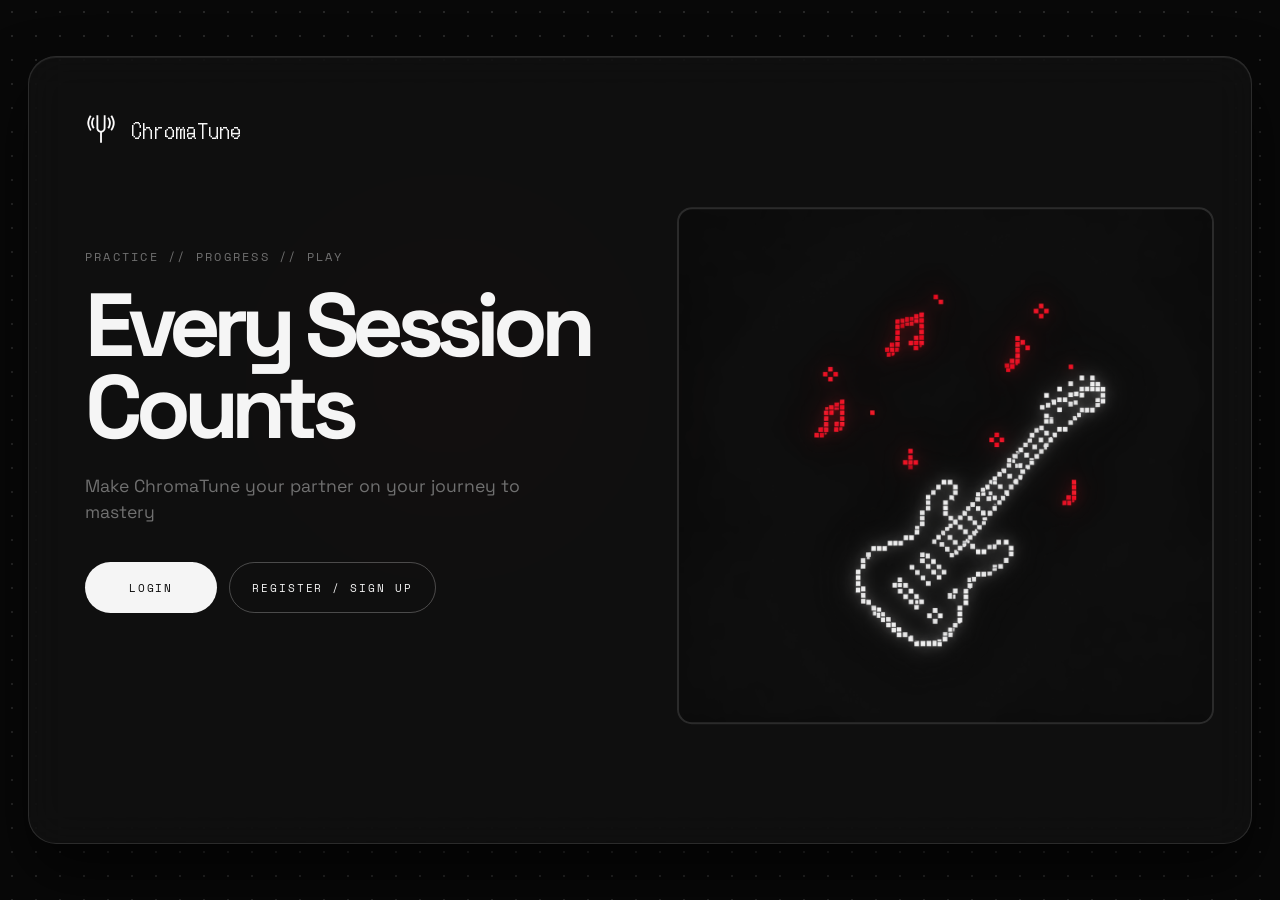
<file: index.html>
<!DOCTYPE html>
<html lang="en">

<head>
    <meta charset="UTF-8">
    <meta name="viewport" content="width=device-width, initial-scale=1.0">
    <link rel="stylesheet" href="./global-style/global-style.css">
    <link rel="preconnect" href="https://fonts.googleapis.com">
    <link rel="preconnect" href="https://fonts.gstatic.com" crossorigin>
    <link href="https://fonts.googleapis.com/css2?family=DotGothic16&family=Space+Mono:ital,wght@0,400;0,700;1,400&family=Space+Grotesk:wght@300;400;600;700&display=swap" rel="stylesheet">
    <script src="./global-js/auth.js" defer></script>
    <title>ChromaTune</title>
</head>

<body class="landing-page">
    <main class="landing-shell">
        <section class="landing-card" aria-labelledby="landingTitle">
            <div class="landing-logo">
                <span class="logoIcon"></span>
                <span>ChromaTune</span>
            </div>

            <div class="landing-content">
                <span class="landing-kicker">PRACTICE // PROGRESS // PLAY</span>
                <h1 id="landingTitle">Every Session Counts</h1>
                <p>Make ChromaTune your partner on your journey to mastery</p>
                <div class="landing-actions">
                    <button class="landing-action" type="button" data-auth-action="login">Login</button>
                    <button class="landing-action secondary" type="button" data-auth-action="register">Register / Sign Up</button>
                    <button class="landing-action start-practicing" type="button" data-start-practicing hidden>Start Practicing</button>
                </div>
            </div>
            <img class="glyph-guitar" src="./global-resources/graphics/glyph-guitar.png" alt="Pixel-art guitar with musical notes">
        </section>
    </main>
</body>

</html>
</file>
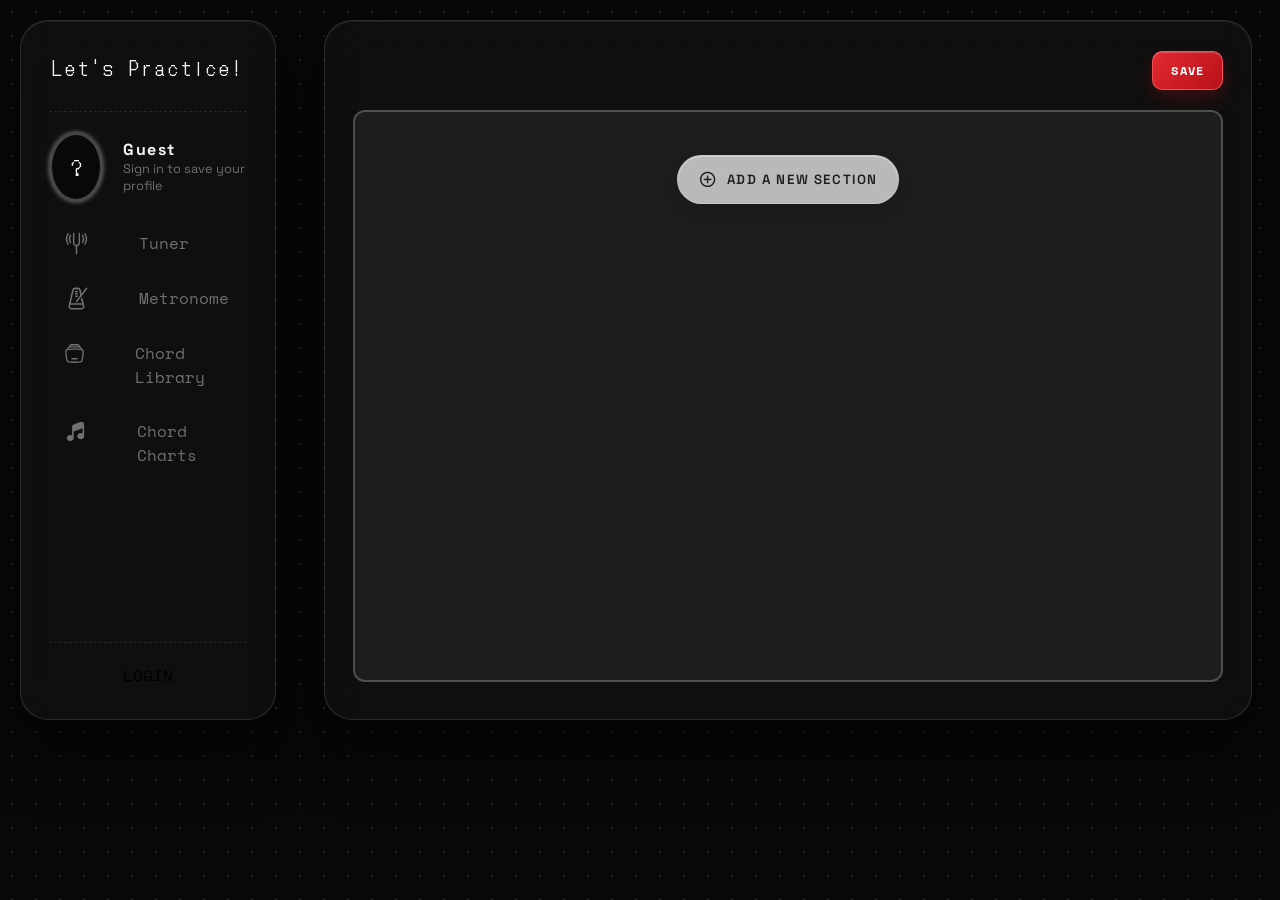
<file: charts/chart-editor.html>
<!DOCTYPE html>
<html lang="en">

<head>
    <meta charset="UTF-8">
    <meta name="viewport" content="width=device-width, initial-scale=1.0">

    <link rel="stylesheet" href="../global-style/global-style.css">
    <link rel="stylesheet" href="./style/charts-style.css">
    <link rel="stylesheet" href="./style/chart-editor.css">

    <link rel="preconnect" href="https://fonts.googleapis.com">
    <link rel="preconnect" href="https://fonts.gstatic.com" crossorigin>

    <link
        href="https://fonts.googleapis.com/css2?family=DotGothic16&family=Space+Mono:ital,wght@0,400;0,700;1,400&family=Space+Grotesk:wght@300;400;600;700&display=swap"
        rel="stylesheet">

    <link
        href="https://fonts.googleapis.com/css2?family=Material+Symbols+Outlined:wght,FILL@100..700,0..1&display=swap"
        rel="stylesheet">

    <title>ChromaTune - Chord Charts</title>
</head>

<body>

    <div class="sidebar">

        <div id="sidebarTitleContainer">
            <span id="sidebarTitle">Let's Practice!</span>
        </div>

        <div class="profileContainer">
            <div id="profileButton"></div>

            <div class="profileDetails">
                <span id="user-name">Saatvik</span>
                <span id="user-email">example.com</span>
            </div>
        </div>

        <div class="sidebarNavigators" id="tuner">
            <span class="tuning-fork icons"></span>
            <span class="sidebarNavigatorTitle">Tuner</span>
        </div>

        <div class="sidebarNavigators" id="metronome">
            <span class="metronome-button icons"></span>
            <span class="sidebarNavigatorTitle">Metronome</span>
        </div>

        <div class="sidebarNavigators" id="library">
            <span class="library-button icons"></span>
            <span class="sidebarNavigatorTitle">Chord Library</span>
        </div>

        <div class="sidebarNavigators" id="charts">
            <span class="chord-chart-button icons"></span>
            <span class="sidebarNavigatorTitle">Chord Charts</span>
        </div>

        <div class="authentication">
            <button id="authButton" class="logout">LOGOUT</button>
        </div>

    </div>


    <div class="workingwindow">

        <div class="widget-container">

            <header class="widget-header">

                <div class="song-info">

                    <h2 id="songTitle"></h2>

                    <span id="songBpm"></span>

                    <span id="songKey"></span>

                    <span id="songTimeSignature"></span>

                </div>

                <button id="saveButton" type="button">
                    Save
                </button>

            </header>


            <div class="chart-canvas subcards" id="chartCanvas">

                <button
                    id="addSectionButton"
                    type="button"
                    class="add-section-button">

                    <span class="material-symbols-outlined">
                        add_circle
                    </span>

                    Add a new section

                </button>

            </div>

        </div>

    </div>


    <!-- Section creation dialog -->

    <div
        class="section-dialog"
        id="sectionDialog"
        aria-hidden="true">

        <div
            class="section-form-box"
            role="dialog"
            aria-modal="true"
            aria-labelledby="sectionDialogTitle">

            <div class="section-form-header">

                <div>

                    <p class="section-form-tag">
                        MDL-CHT-002 // SECTION
                    </p>

                    <h3 id="sectionDialogTitle">
                        Create a section
                    </h3>

                </div>

                <button
                    class="section-form-close"
                    id="closeSectionButton"
                    type="button"
                    aria-label="Close">

                    <span class="material-symbols-outlined">
                        close
                    </span>

                </button>

            </div>


            <form
                id="sectionForm"
                class="section-form">

                <div class="section-field">

                    <label for="sectionTitle">
                        Section name
                    </label>

                    <input
                        id="sectionTitle"
                        name="sectionTitle"
                        type="text"
                        placeholder="Section name"
                        maxlength="24"
                        required>

                </div>


                <div class="section-field">

                    <label for="sectionQuantization">
                        Quantization
                    </label>

                    <div class="section-select">

                        <select
                            id="sectionQuantization"
                            name="sectionQuantization">

                            <option value="1/4">1/4</option>
                            <option value="1/8">1/8</option>
                            <option value="1/16">1/16</option>

                        </select>

                        <span class="material-symbols-outlined section-select-icon">
                            expand_more
                        </span>

                    </div>

                </div>


                <button
                    class="section-form-submit"
                    type="submit">

                    Create Section

                </button>

            </form>

        </div>

    </div>


    <script src="../global-js/auth.js" defer></script>
    <script src="../global-js/sidebar.js" defer></script>
    <script src="./js/chart-editor.js"></script>

</body>

</html>
</file>
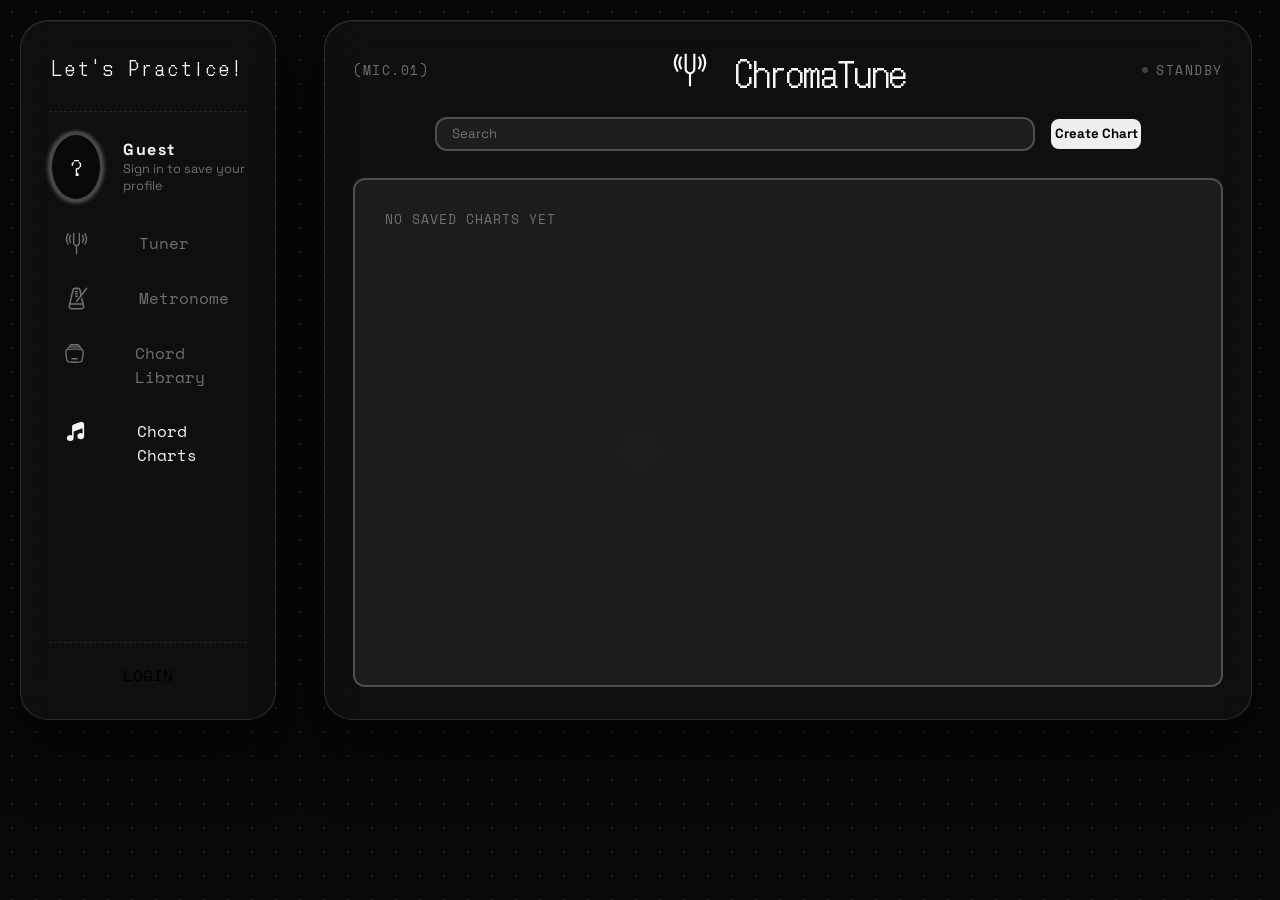
<file: charts/charts.html>
<!DOCTYPE html>
<html lang="en">

<head>
    <meta charset="UTF-8">
    <meta name="viewport" content="width=device-width, initial-scale=1.0">

    <link rel="stylesheet" href="../global-style/global-style.css">
    <link rel="stylesheet" href="./style/charts-style.css">

    <link rel="preconnect" href="https://fonts.googleapis.com">
    <link rel="preconnect" href="https://fonts.gstatic.com" crossorigin>
    <link
        href="https://fonts.googleapis.com/css2?family=DotGothic16&family=Space+Mono:ital,wght@0,400;0,700;1,400&family=Space+Grotesk:wght@300;400;600;700&display=swap"
        rel="stylesheet">
    <link href="https://fonts.googleapis.com/css2?family=Material+Symbols+Outlined:wght,FILL@100..700,0..1&display=swap"
        rel="stylesheet">
    <title>ChromaTune - Chord Charts</title>
</head>

<body>

    <div class="sidebar">
        <div id="sidebarTitleContainer">
            <span id="sidebarTitle">Let's Practice!</span>
        </div>

        <div class="profileContainer">
            <div id="profileButton"></div>

            <div class="profileDetails">
                <span id="user-name">Saatvik</span>
                <span id="user-email">example.com</span>
            </div>
        </div>

        <div class="sidebarNavigators" id="tuner">
            <span class="tuning-fork icons"></span>
            <span class="sidebarNavigatorTitle">Tuner</span>
        </div>

        <div class="sidebarNavigators" id="metronome">
            <span class="metronome-button icons"></span>
            <span class="sidebarNavigatorTitle">Metronome</span>
        </div>

        <div class="sidebarNavigators" id="library">
            <span class="library-button icons"></span>
            <span class="sidebarNavigatorTitle">Chord Library</span>
        </div>

        <div class="sidebarNavigators" id="charts">
            <span class="chord-chart-button icons"></span>
            <span class="sidebarNavigatorTitle">Chord Charts</span>
        </div>

        <div class="authentication">
            <button id="authButton" class="logout">LOGOUT</button>
        </div>
    </div>

    <div class="workingwindow">
        <div class="widget-container">
            <header class="widget-header">
                <span>(MIC.01)</span>

                <div class="logoArea">
                    <span class="logoIcon"></span>
                    <p id="title">ChromaTune</p>
                </div>

                <div class="status-indicator">
                    <span class="status-dot" id="statusDot"></span>
                    <span id="statusText">STANDBY</span>
                </div>
            </header>

            <div class="charts-toolbar">
                <input type="text" placeholder="Search">
                <button id="create-chart-btn">Create Chart</button>
            </div>

            <div class="saved-charts subcards" id="savedChartsContainer"></div>
        </div>
    </div>

    <div class="chart-form" id="chartForm">
        <div class="chart-form-widget">
            <div class="chart-init-tag">NEW-CHT // INIT</div>

            <div class="chart-form-header">
                <h1>New Chart</h1>

                <button class="chart-close-button" id="formCloseButton">
                    <span class="material-symbols-outlined">close</span>
                </button>
            </div>

            <div class="chart-form-body">
                <div class="chart-field">
                    <label for="song-title">Song Title</label>
                    <input id="song-title" class="chart-input" type="text" value="Untitled_Project" spellcheck="false">
                </div>

                <div class="chart-form-grid">

                    <div class="chart-field" id="bpmStepper">
                        <label>BPM</label>
                        <div class="chart-stepper bpm-input-container">
                            <input type="text" placeholder="Enter BPM" class="bpm-text-input" disabled>
                            <button class="chart-stepper-btn" id="decreaseBPM">
                                <span class="material-symbols-outlined">remove</span>
                            </button>
                            <span class="bpm-value">120</span>
                            <button class="chart-stepper-btn" id="increaseBPM">
                                <span class="material-symbols-outlined">add</span>
                            </button>
                        </div>
                    </div>

                    <div class="chart-field">
                        <label for="time-signature">Time Sig</label>
                        <div class="chart-select-wrap">
                            <select id="time-signature" class="chart-select">
                                <option value="4/4" selected>4/4</option>
                                <option value="3/4">3/4</option>
                                <option value="6/8">6/8</option>
                            </select>
                            <span class="material-symbols-outlined chart-select-icon">expand_more</span>
                        </div>
                    </div>
                </div>

                <div class="chart-key-fields">
                    <div class="chart-key-field">
                        <label for="chart-key-root">Key</label>
                        <div class="chart-select-wrap">
                            <select id="chart-key-root" class="chart-select">
                                <option value="C">C</option>
                                <option value="C#">C#</option>
                                <option value="D">D</option>
                                <option value="D#">D#</option>
                                <option value="E">E</option>
                                <option value="F">F</option>
                                <option value="F#">F#</option>
                                <option value="G">G</option>
                                <option value="G#">G#</option>
                                <option value="A">A</option>
                                <option value="A#">A#</option>
                                <option value="B">B</option>
                            </select>
                            <span class="material-symbols-outlined chart-select-icon">expand_more</span>
                        </div>
                    </div>

                    <div class="chart-key-field">
                        <label for="chart-key-quality">Quality</label>
                        <div class="chart-select-wrap">
                            <select id="chart-key-quality" class="chart-select">
                                <option value="major" selected>Major</option>
                                <option value="minor">Minor</option>
                                <option value="dorian">Dorian</option>
                                <option value="mixolydian">Mixolydian</option>
                            </select>
                            <span class="material-symbols-outlined chart-select-icon">expand_more</span>
                        </div>
                    </div>
                </div>
            </div>

            <div class="chart-form-footer">
                <button class="chart-submit-button">
                    <span class="material-symbols-outlined">add_circle</span>
                    Create Chart
                </button>
            </div>
        </div>
    </div>

    <script type="module" src="./js/script.js"></script>
    <script type="module" src="./js/form.js"></script>
    <script src="../global-js/auth.js" defer></script>
    <script src="../global-js/sidebar.js" defer></script>
</body>

</html>
</file>
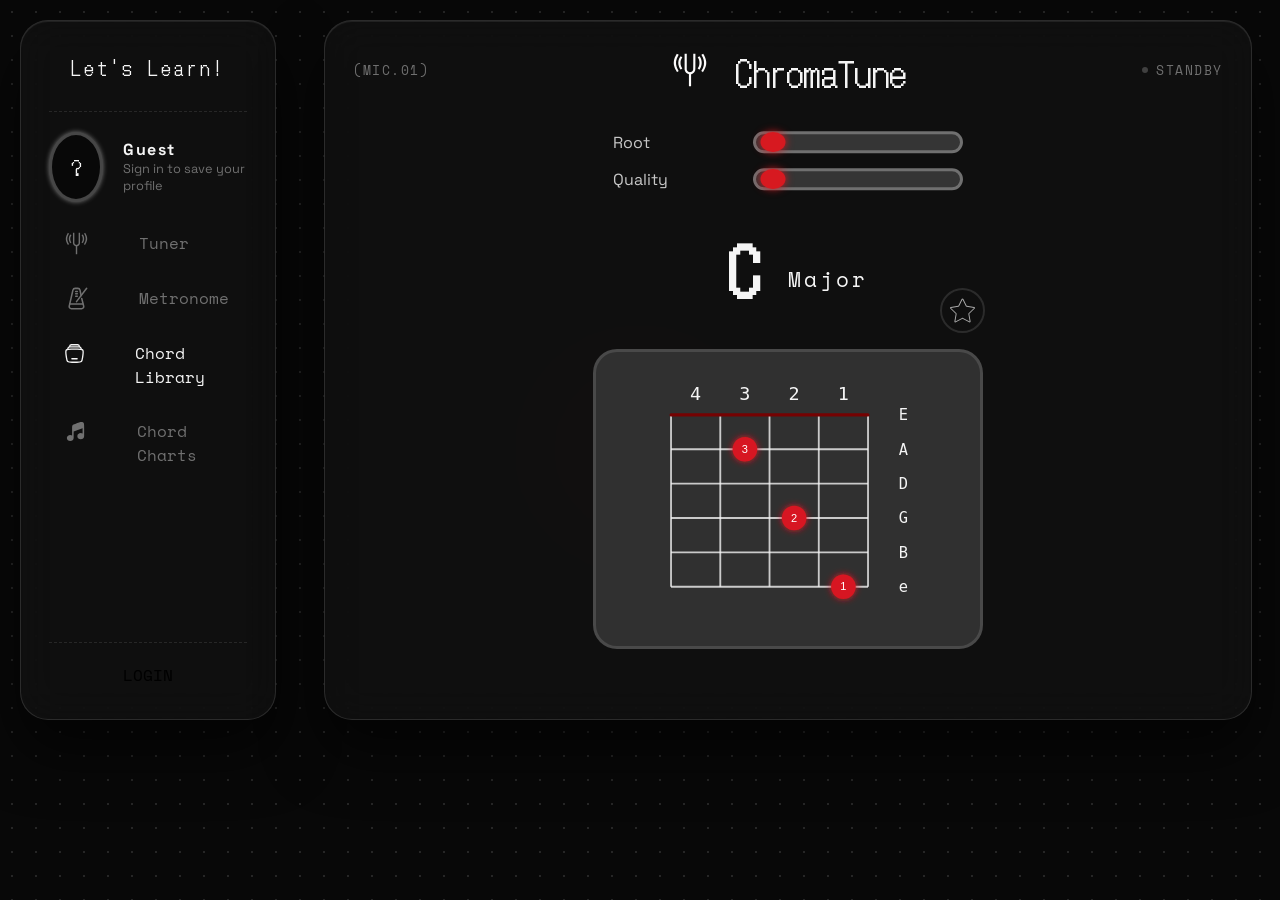
<file: library/library.html>
<!DOCTYPE html>
<html lang="en">

<head>
    <meta charset="UTF-8">
    <meta name="viewport" content="width=device-width, initial-scale=1.0">

    <!-- <link rel="stylesheet" href="../tuner/style/metronome-style.css"> -->
    <link rel="stylesheet" href="./style/library-style.css">


    <link rel="stylesheet" href="../global-style/global-style.css">

    <link rel="preconnect" href="https://fonts.googleapis.com">
    <link rel="preconnect" href="https://fonts.gstatic.com" crossorigin>
    <link
        href="https://fonts.googleapis.com/css2?family=DotGothic16&family=Space+Mono:ital,wght@0,400;0,700;1,400&family=Space+Grotesk:wght@300;400;600;700&display=swap"
        rel="stylesheet">


    <script src="./js/chordSelector.js" defer></script>


    <title>ChromaTune - Library</title>
</head>

<body>

    <div class="sidebar">
        <div id="sidebarTitleContainer">
            <span id="sidebarTitle">Let's Learn!</span>
        </div>

        <div class="profileContainer">
            <div id="profileButton">

            </div>

            <div class="profileDetails">
                <span id="user-name">
                    Saatvik
                </span>
                <span id="user-email">
                    example.com
                </span>
            </div>
        </div>

        <div class="sidebarNavigators" id="tuner">

            <span class="tuning-fork icons"></span>
            <span class="sidebarNavigatorTitle">Tuner</span>

        </div>

        <div class="sidebarNavigators" id="metronome">

            <span class="metronome-button icons"></span>
            <span class="sidebarNavigatorTitle">Metronome</span>

        </div>

        <div class="sidebarNavigators" id="library">

            <span class="library-button icons"></span>
            <span class="sidebarNavigatorTitle">Chord Library</span>

        </div>

        <div class="sidebarNavigators" id="charts">

            <span class="chord-chart-button icons"></span>
            <span class="sidebarNavigatorTitle">Chord Charts</span>

        </div>


        <div class="authentication">
            <button id="authButton" class="logout">LOGOUT</button>
        </div>
    </div>

    <div class="workingwindow">
        <div class="widget-container">
            <header class="widget-header">
                <span>(MIC.01)</span>

                <div class="logoArea">
                    <span class="logoIcon"></span>
                    <p id="title">ChromaTune</p>
                </div>

                <div class="status-indicator">
                    <span class="status-dot" id="statusDot"></span>
                    <span id="statusText">STANDBY</span>
                </div>
            </header>


            <div class="chordSelector">
                <div class="rootSelector selector">
                    <span>Root</span>

                    <div class="slider" id="rootSlider">
                        <div class="track"></div>
                        <div class="thumb"></div>
                    </div>
                </div>

                <div class="qualitySelector selector">
                    <span>Quality</span>

                    <div class="slider" id="qualitySlider">
                        <div class="track"></div>
                        <div class="thumb"></div>
                    </div>
                </div>
            </div>


            <div class="chordLabel">
                <span id="chordRoot">
                    C
                </span>
                <span id="chordQuality">
                    Major
                </span>
            </div>

            <div class="chordDiagram">
                <div class="diagramContainer">
                    <img src="" alt="C major chord diagram" id="diagramImage">
                </div>

                <button class="favButton" type="button" aria-label="Add chord to favourites" aria-pressed="false">
                    <span id="star"></span>
                </button>
            </div>

        </div>
    </div>

    <script src="../global-js/auth.js" defer></script>
    <script src="../global-js/sidebar.js" defer></script>
</body>

</html>
</file>
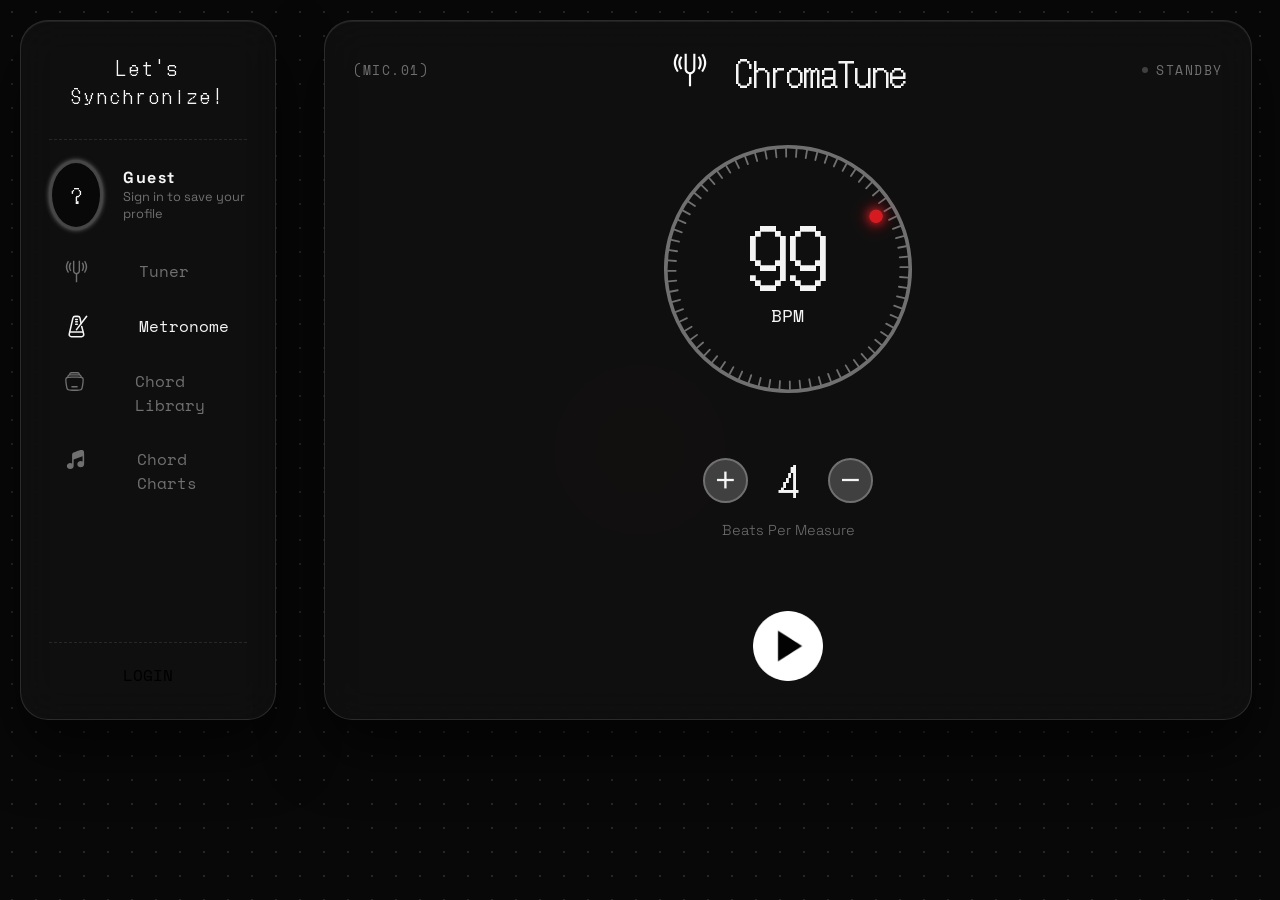
<file: metronome/metronome.html>
<!DOCTYPE html>
<html lang="en">

<head>
    <meta charset="UTF-8">
    <meta name="viewport" content="width=device-width, initial-scale=1.0">

    <link rel="stylesheet" href="../global-style/global-style.css">
    <link rel="stylesheet" href="./style/metronome-style.css">

    <link rel="preconnect" href="https://fonts.googleapis.com">
    <link rel="preconnect" href="https://fonts.gstatic.com" crossorigin>
    <link
        href="https://fonts.googleapis.com/css2?family=DotGothic16&family=Space+Mono:ital,wght@0,400;0,700;1,400&family=Space+Grotesk:wght@300;400;600;700&display=swap"
        rel="stylesheet">

    <script src="./js/metronome.js" defer></script>

    <title>ChromaTune - Metronome</title>
</head>

<body>

    <div class="sidebar">

        <div id="sidebarTitleContainer">
            <span id="sidebarTitle">Let's Synchronize!</span>
        </div>

        <div class="profileContainer">
            <div id="profileButton"></div>

            <div class="profileDetails">
                <span id="user-name">Saatvik</span>
                <span id="user-email">example.com</span>
            </div>
        </div>

        <div class="sidebarNavigators" id="tuner">
            <span class="tuning-fork icons"></span>
            <span class="sidebarNavigatorTitle">Tuner</span>
        </div>

        <div class="sidebarNavigators" id="metronome">
            <span class="metronome-button icons"></span>
            <span class="sidebarNavigatorTitle">Metronome</span>
        </div>

        <div class="sidebarNavigators" id="library">
            <span class="library-button icons"></span>
            <span class="sidebarNavigatorTitle">Chord Library</span>
        </div>

        <div class="sidebarNavigators" id="charts">
            <span class="chord-chart-button icons"></span>
            <span class="sidebarNavigatorTitle">Chord Charts</span>
        </div>

        <div class="authentication">
            <button id="authButton" class="logout">LOGOUT</button>
        </div>

    </div>

    <div class="workingwindow">

        <div class="widget-container">

            <header class="widget-header">
                <span>(MIC.01)</span>

                <div class="logoArea">
                    <span class="logoIcon"></span>
                    <p id="title">ChromaTune</p>
                </div>

                <div class="status-indicator">
                    <span class="status-dot" id="statusDot"></span>
                    <span id="statusText">STANDBY</span>
                </div>
            </header>

            <div class="metronomeInterface">

                <div class="bpmInputArea">

                    <div class="knob" role="img" aria-label="BPM knob">

                        <div class="bpmDisplay">
                            <div class="bpmNumber">128</div>
                            <div class="bpmLabel">BPM</div>
                        </div>

                    </div>

                </div>

            </div>

            <div class="timeSignatureInterface">

                <div class="timeSignatureSettings">

                    <button
                        class="beatsCountButton"
                        id="beatsIncrease"
                        aria-label="Increase beats">
                        +
                    </button>

                    <span id="beatsDisplay">4</span>

                    <button
                        class="beatsCountButton"
                        id="beatsDecrease"
                        aria-label="Decrease beats">
                        −
                    </button>

                </div>

                <div class="beatsPerMeasureText">
                    <p>Beats Per Measure</p>
                </div>

            </div>

            <div class="player">

                <button
                    id="playBtn"
                    data-play-icon="./graphics/play-button.png"
                    data-pause-icon="./graphics/pause-button.png"
                    data-click-sound="./clicks/click1.mp3">

                    <img
                        id="playIcon"
                        src="./graphics/play-button.png"
                        alt="Play">

                </button>

            </div>

        </div>

    </div>

    <script src="../global-js/auth.js" defer></script>
    <script src="../global-js/sidebar.js" defer></script>

</body>

</html>
</file>
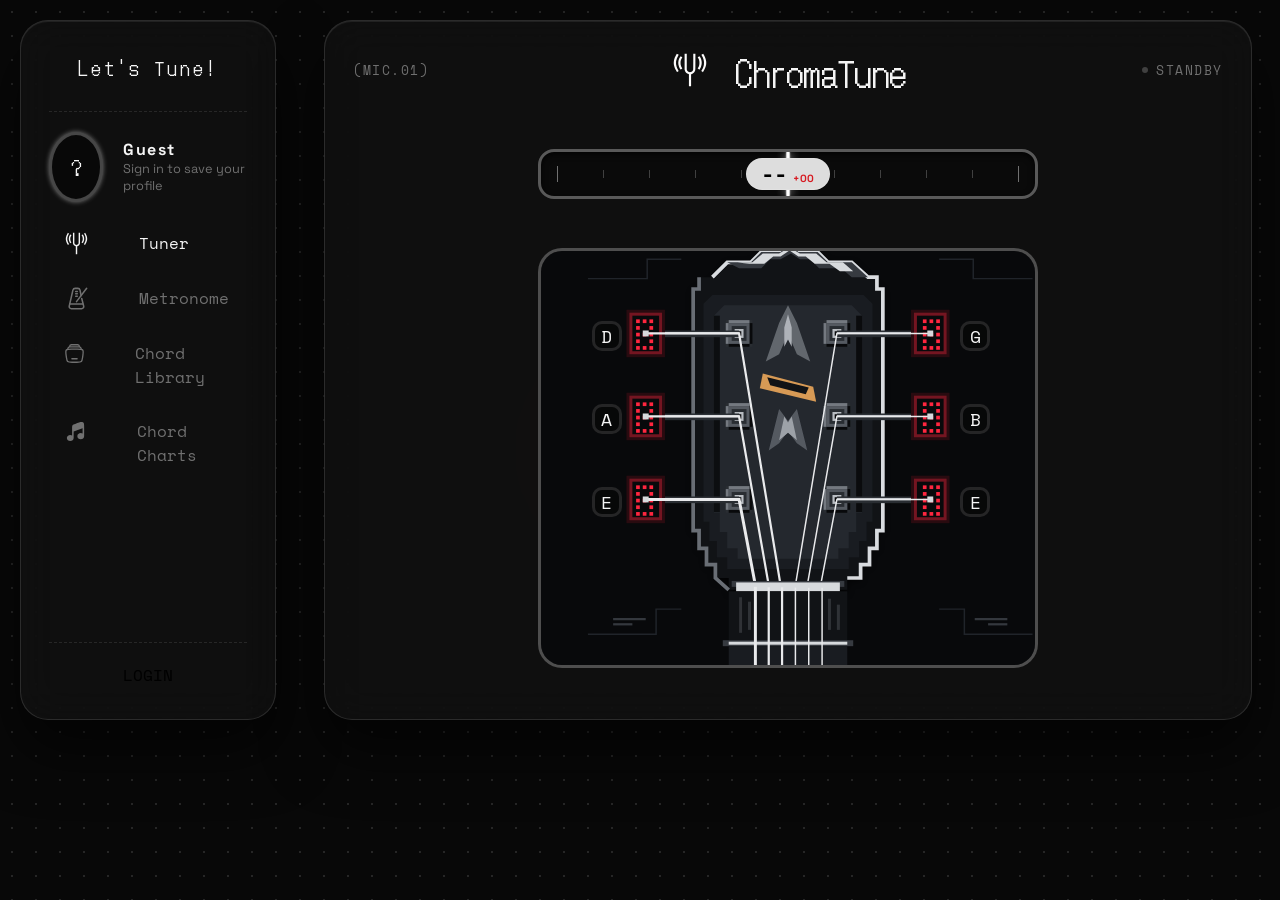
<file: tuner/tuner.html>
<!DOCTYPE html>
<html lang="en">

<head>
    <meta charset="UTF-8">
    <meta name="viewport" content="width=device-width, initial-scale=1.0">

    <link rel="stylesheet" href="../global-style/global-style.css">
    <link rel="stylesheet" href="./style/tuner-style.css">

    <link rel="preconnect" href="https://fonts.googleapis.com">
    <link rel="preconnect" href="https://fonts.gstatic.com" crossorigin>
    <link
        href="https://fonts.googleapis.com/css2?family=DotGothic16&family=Space+Mono:ital,wght@0,400;0,700;1,400&family=Space+Grotesk:wght@300;400;600;700&display=swap"
        rel="stylesheet">
    <title>ChromaTune - Tune</title>
</head>

<body>

    <div class="sidebar">
        <div id="sidebarTitleContainer">
            <span id="sidebarTitle">Let's Tune!</span>
        </div>

        <div class="profileContainer">
            <div id="profileButton">

            </div>

            <div class="profileDetails">
                <span id="user-name">
                    Saatvik
                </span>
                <span id="user-email">
                    example.com
                </span>
            </div>
        </div>

        <div class="sidebarNavigators" id="tuner">

            <span class="tuning-fork icons"></span>
            <span class="sidebarNavigatorTitle">Tuner</span>

        </div>

        <div class="sidebarNavigators" id="metronome">

            <span class="metronome-button icons"></span>
            <span class="sidebarNavigatorTitle">Metronome</span>

        </div>

        <div class="sidebarNavigators" id="library">

            <span class="library-button icons"></span>
            <span class="sidebarNavigatorTitle">Chord Library</span>

        </div>

        <div class="sidebarNavigators" id="charts">

            <span class="chord-chart-button icons"></span>
            <span class="sidebarNavigatorTitle">Chord Charts</span>

        </div>


        <div class="authentication">
            <button id="authButton" class="logout">LOGOUT</button>
        </div>
    </div>

    <div class="workingwindow">
        <div class="widget-container">
            <header class="widget-header">
                <span>(MIC.01)</span>

                <div class="logoArea">
                    <span class="logoIcon"></span>
                    <p id="title">ChromaTune</p>
                </div>

                <div class="status-indicator">
                    <span class="status-dot" id="statusDot"></span>
                    <span id="statusText">STANDBY</span>
                </div>
            </header>

            <div class="meterContainer">
                <div class="meter-track">
                    <div class="meter-ticks">
                        <span class="tick major"></span>
                        <span class="tick"></span>
                        <span class="tick"></span>
                        <span class="tick"></span>
                        <span class="tick"></span>
                        <span class="tick center"></span> <span class="tick"></span>
                        <span class="tick"></span>
                        <span class="tick"></span>
                        <span class="tick"></span>
                        <span class="tick major"></span>
                    </div>

                    <div class="meter-needle" id="meterNeedle"></div>

                    <div class="meter-badge">
                        <span id="currNote">--</span>
                        <span id="centsOffset">+00</span>
                    </div>
                </div>
            </div>
            <div class="headStockContainer">


                <svg id="headstock"></svg>

                <div class="pegButtons" aria-label="String tuning pegs">

                    <button class="pegBtn right-strings" id="firstPeg" type="button" aria-label="High E string">
                        <span class="string-label">E</span>
                    </button>

                    <button class="pegBtn right-strings" id="secondPeg" type="button" aria-label="B string">
                        <span class="string-label">B</span>
                    </button>

                    <button class="pegBtn right-strings" id="thirdPeg" type="button" aria-label="G string">
                        <span class="string-label">G</span>
                    </button>

                    <button class="pegBtn left-strings" id="fourthPeg" type="button" aria-label="D string">
                        <span class="string-label">D</span>
                    </button>

                    <button class="pegBtn left-strings" id="fifthPeg" type="button" aria-label="A string">
                        <span class="string-label">A</span>
                    </button>

                    <button class="pegBtn left-strings" id="sixthPeg" type="button" aria-label="Low E string">
                        <span class="string-label">E</span>
                    </button>

                </div>

            </div>

        </div>
    </div>

    <script src="./js/tuner.js"></script>
    <script src="./js/interactivity.js"></script>
    <script src="../global-js/auth.js" defer></script>
    <script src="../global-js/sidebar.js" defer></script>
</body>

</html>
</file>
<file: global-style/global-style.css>
:root {
    --bg-color: #080808;
    --card-bg: rgba(18, 18, 18, 0.75);
    --card-border: rgba(255, 255, 255, 0.12);
    --card-border-hover: rgba(255, 255, 255, 0.25);
    --text-main: #f5f5f5;
    --text-dim: #707070;
    --text-subtle: #404040;
    --accent-red: #d71920;
    --light-grey: #4f4f4f;
    --grid-dot: rgba(255, 255, 255, 0.05);

    --font-ui: 'Space Grotesk', -apple-system, sans-serif;
    --font-mono: 'Space Mono', monospace;
    --font-dot: 'DotGothic16', monospace;
}

* {
    box-sizing: border-box;
    margin: 0;
    padding: 0;
    user-select: none;
}

body {
    background-color: var(--bg-color);

    background-image: radial-gradient(rgba(255, 255, 255, 0.123) 1px,
            transparent 1px);

    background-size: 24px 24px;

    min-height: 100vh;

    display: flex;

    font-family: var(--font-ui);
    color: var(--text-main);

    position: relative;
}

/* Ambient glow behind card */
body::before {
    content: "";
    position: absolute;
    width: 320px;
    height: 320px;
    background: radial-gradient(circle, rgba(215, 25, 32, 0.08) 0%, rgba(0, 0, 0, 0) 70%);
    top: 50%;
    left: 50%;
    transform: translate(-50%, -50%);
    pointer-events: none;
    z-index: 0;
}

.sidebar {
    width: 20%;
    max-width: 400px;
    height: 700px;
    margin: 20px;
    
    flex-shrink: 0;

    background-color: var(--card-bg);
    backdrop-filter: blur(20px);

    border: 1px solid var(--card-border);
    
    border-radius: 28px;
    padding: 32px 28px;
    box-shadow: 0 30px 60px rgba(0, 0, 0, 0.6),
        inset 0 1px 0 rgba(255, 255, 255, 0.08);
    transition: border-color 0.3s ease;
    display: flex;
    flex-direction: column;
    gap: 30px;
}

.sidebar>div {
    min-height: 10px;
}

.sidebar>div:first-child {
    text-align: center;
}

#sidebarTitle {
    font-size: 1.2rem;
    font-family: var(--font-dot);
    letter-spacing: 3px;
    text-align: center;
}

.profileContainer {
    height: 90px;
    display: flex;
    justify-content: left;
    align-items: center;
    gap: 20px;

    border-top: 1px dashed rgba(255, 255, 255, 0.1);
    padding-top: 20px;

}

.profileDetails {
    display: flex;
    flex-direction: column;

}

#profileButton {
    width: 70px;
    height: 70px;
    border: 3px solid var(--card-border-hover);
    border-radius: 50%;

    box-shadow: #ffffff71 0px 0px 5px;
}

#user-name {
    font-weight: 700;
    letter-spacing: 0.1rem;
    font-family: var(--font-ui);
}

#user-email {
    font-size: 0.8rem;
    color: var(--text-dim);
}

div.authentication {
    margin-top: auto;  
    text-align: center;  
    border-top: 1px dashed rgba(255, 255, 255, 0.1);
    padding-top: 20px;
}

#authButton {
    background-color: transparent;
    border : none;
    font-family: var(--font-mono);
    font-size: 1.0rem;

}

#authButton:hover {
    cursor:pointer;
}

#authButton.logout {
    color: var(--text-dim);
}

.sidebarNavigators {
    padding-left: 15px;
    display: flex;
    gap: 50px;
    color: var(--text-dim);
    font-family: var(--font-mono);
}

.sidebarNavigators:hover{
    cursor:pointer;
    color: var(--text-main);
}

.sidebarNavigators.active {
    color: var(--text-main);
}

.sidebarNavigators>span.icons {
    width: 25px;
    height: 25px;
    background: var(--text-dim);
}

.sidebarNavigators:hover>span.icons {
    background: var(--text-main);
}

.sidebarNavigators.active>span.icons {
    background: var(--text-main);
}
.workingwindow {
    flex: 1;
    height: 740px;
    padding: 0 28px;
    min-width: 0;
    display: flex;
    align-items: center;
    justify-content: center;

    position: relative;
}

.widget-container {

    position: relative;
    z-index: 1;
    width: 100%;
    height: 700px;
    margin: 20px 0;
    background: var(--card-bg);
    backdrop-filter: blur(20px);
    -webkit-backdrop-filter: blur(20px);
    border: 1px solid var(--card-border);
    border-radius: 28px;
    padding: 30px 28px 32px 28px;
    box-shadow: 0 30px 60px rgba(0, 0, 0, 0.6),
        inset 0 1px 0 rgba(255, 255, 255, 0.08);
    transition: border-color 0.3s ease;
    display: flex;
    flex-direction: column;
    gap: 20px;
}

.widget-header {
    display: flex;
    justify-content: space-between;
    align-items: center;
    font-family: var(--font-mono);
    font-size: 0.82rem;
    letter-spacing: 0.12em;
    text-transform: uppercase;
    color: var(--text-dim);
}

.status-indicator {
    display: flex;
    align-items: center;
    gap: 8px;
}

.status-dot {
    width: 6px;
    height: 6px;
    border-radius: 50%;
    background-color: var(--text-subtle);
    transition: background-color 0.3s ease, box-shadow 0.3s ease;
}

.status-dot.listening {
    background-color: var(--accent-red);
    box-shadow: 0 0 8px var(--accent-red);
    animation: pulse 1.5s infinite;
}

@keyframes pulse {
    0% {
        transform: scale(1);
        opacity: 1;
    }

    50% {
        transform: scale(1.3);
        opacity: 0.6;
    }

    100% {
        transform: scale(1);
        opacity: 1;
    }
}

.logoArea {
    display: flex;
    align-items: flex-end;
    justify-content: center;
    gap: 20px;
}

.logoIcon {
    height: 38px;
    width: 50px;

    display: block;

    background: #fdfcfc;

    mask: url("../global-resources/graphics/tuning-fork.svg") center / contain no-repeat;
    -webkit-mask: url("../global-resources/graphics/tuning-fork.svg") center / contain no-repeat;

    transition: 0.25s ease;
}

#title {
    font-family: var(--font-dot), var(--font-mono);
    text-transform: none;
    font-size: 2.2rem;
    font-weight: 400;
    line-height: 1;
    letter-spacing: -0.02em;
    color: var(--text-main);
    min-width: 3ch;
    

}


.tuning-fork {
    height: 40px;
    width: 40px;

    display: block;

    background: #aaa;

    mask: url("../global-resources/graphics/tuning-fork.svg") center / contain no-repeat;
    -webkit-mask: url("../global-resources/graphics/tuning-fork.svg") center / contain no-repeat;

    transition: 0.25s ease;
}

.metronome-button {
    height: 50px;
    width: 40px;

    display: block;

    background: #aaa;

    mask: url("../global-resources/graphics/metronome.svg") center / contain no-repeat;
    -webkit-mask: url("../global-resources/graphics/metronome.svg") center / contain no-repeat;

    transition: 0.25s ease;
}

.library-button {
    height: 50px;
    width: 40px;

    display: block;

    background: #aaa;

    mask: url("../global-resources/graphics/library.svg") center / contain no-repeat;
    -webkit-mask: url("../global-resources/graphics/library.svg") center / contain no-repeat;

    transition: 0.25s ease;
}

.chord-chart-button {
    height: 50px;
    width: 40px;

    display: block;

    background: #aaa;

    mask: url("../global-resources/graphics/chord-chart.svg") center / contain no-repeat;
    -webkit-mask: url("../global-resources/graphics/chord-chart.svg") center / contain no-repeat;

    transition: 0.25s ease;
}

/* Shared profile form and welcome page */
#profileButton {
    background-color: var(--bg-color);
    background-position: center;
    background-size: cover;
    display: flex;
    align-items: center;
    justify-content: center;
    color: var(--text-main);
    font-family: var(--font-dot);
    font-size: 1.2rem;
    cursor: pointer;
    overflow: hidden;
}

body.form-open {
    overflow: hidden;
}

.auth-popup {
    position: fixed;
    inset: 0;
    z-index: 1000;
    display: none;
    align-items: center;
    justify-content: center;
    padding: 24px;
    background: rgba(0, 0, 0, 0.72);
    backdrop-filter: blur(8px);
    -webkit-backdrop-filter: blur(8px);
}

.auth-popup.open {
    display: flex;
}

.auth-popup-card {
    position: relative;
    width: min(100%, 440px);
    overflow: hidden;
    background: rgba(18, 18, 18, 0.96);
    border: 1px solid var(--card-border);
    border-radius: 24px;
    box-shadow: 0 30px 60px rgba(0, 0, 0, 0.5), inset 0 1px 0 rgba(255, 255, 255, 0.04);
}

.auth-popup-tag {
    position: absolute;
    top: 18px;
    left: 24px;
    color: rgba(255, 255, 255, 0.5);
    font-family: var(--font-mono);
    font-size: 0.6rem;
    letter-spacing: 0.12rem;
}

.auth-popup-header {
    display: flex;
    justify-content: space-between;
    gap: 16px;
    padding: 62px 24px 20px;
    border-bottom: 1px solid rgba(255, 255, 255, 0.08);
}

.auth-popup-header h1 {
    color: var(--text-main);
    font-size: clamp(1.8rem, 2.6vw, 2.2rem);
    letter-spacing: -0.06em;
}

.auth-popup-close {
    width: 32px;
    height: 32px;
    border: 1px solid rgba(255, 255, 255, 0.12);
    border-radius: 50%;
    background: transparent;
    color: var(--text-dim);
    cursor: pointer;
    font-size: 1.4rem;
    line-height: 1;
}

.auth-popup-close:hover {
    background: rgba(255, 255, 255, 0.04);
    color: var(--text-main);
}

.auth-popup-body {
    display: flex;
    flex-direction: column;
    gap: 20px;
    padding: 24px;
}

.profile-field {
    display: flex;
    flex-direction: column;
    gap: 10px;
}

.profile-field[hidden] {
    display: none;
}

.profile-field label {
    color: rgba(255, 255, 255, 0.72);
    font-family: var(--font-mono);
    font-size: 0.65rem;
    letter-spacing: 0.12rem;
    text-transform: uppercase;
}

.profile-field label span {
    color: var(--text-dim);
    letter-spacing: 0;
    text-transform: none;
}

.profile-field input {
    width: 100%;
    padding: 14px 16px;
    border: 1px solid rgba(255, 255, 255, 0.08);
    border-radius: 10px;
    outline: none;
    background: rgba(8, 8, 8, 0.9);
    color: var(--text-main);
    font-family: var(--font-ui);
    font-size: 1rem;
}

.profile-field input:focus {
    border-color: rgba(255, 255, 255, 0.2);
    box-shadow: 0 0 0 3px rgba(255, 255, 255, 0.04);
}

.profile-form-message {
    min-height: 1.2em;
    color: var(--accent-red);
    font-family: var(--font-mono);
    font-size: 0.72rem;
}

.auth-popup-footer {
    padding: 20px 24px 24px;
    border-top: 1px solid rgba(255, 255, 255, 0.08);
    background: rgba(255, 255, 255, 0.02);
}

.profile-submit-button,
.landing-action {
    border: 0;
    border-radius: 999px;
    background: var(--text-main);
    color: var(--bg-color);
    cursor: pointer;
    font-family: var(--font-mono);
    font-size: 0.7rem;
    letter-spacing: 0.12rem;
    text-transform: uppercase;
    transition: transform 180ms ease, box-shadow 180ms ease;
}

.profile-submit-button {
    width: 100%;
    padding: 18px 20px;
}

.profile-submit-button:hover {
    transform: translateY(-1px);
    box-shadow: 0 12px 24px rgba(215, 25, 32, 0.18);
}

body.landing-page {
    display: block;
    overflow: hidden;
}

.landing-page::before {
    width: 520px;
    height: 520px;
    top: 42%;
    left: 35%;
}

.landing-shell {
    position: relative;
    z-index: 1;
    min-height: 100vh;
    padding: 28px;
    display: flex;
    align-items: center;
    justify-content: center;
}

.landing-card {
    position: relative;
    width: 100%;
    max-width: 1500px;
    min-height: calc(100vh - 112px);
    padding: 56px;
    background: var(--card-bg);
    border: 1px solid var(--card-border);
    border-radius: 28px;
    box-shadow: 0 30px 60px rgba(0, 0, 0, 0.6), inset 0 1px 0 rgba(255, 255, 255, 0.08);
    backdrop-filter: blur(20px);
}

.glyph-guitar {
    position: absolute;
    top: 52%;
    right: 3%;
    width: min(44%, 560px);
    transform: translateY(-50%);
    pointer-events: none;
    border-radius: 15px;
    border: 2px solid var(--card-border);
}

.landing-logo {
    display: flex;
    align-items: center;
    gap: 14px;
    color: var(--text-main);
    font-family: var(--font-dot);
    font-size: 1.3rem;
}

.landing-logo .logoIcon {
    width: 32px;
    height: 32px;
}

.landing-content {
    max-width: 610px;
    margin-top: 100px;
}

.landing-kicker {
    color: var(--text-dim);
    font-family: var(--font-mono);
    font-size: 0.72rem;
    letter-spacing: 0.14rem;
}

.landing-content h1 {
    margin-top: 18px;
    color: var(--text-main);
    font-size: clamp(3rem, 7vw, 5.8rem);
    letter-spacing: -0.08em;
    line-height: 0.92;
}

.landing-content p {
    max-width: 470px;
    margin-top: 24px;
    color: var(--text-dim);
    font-size: 1.1rem;
    line-height: 1.5;
}

.landing-actions {
    display: flex;
    flex-wrap: wrap;
    gap: 12px;
    margin-top: 36px;
}

.landing-action {
    min-width: 132px;
    padding: 16px 22px;
}

.landing-action.secondary {
    border: 1px solid var(--card-border-hover);
    background: transparent;
    color: var(--text-main);
}

.landing-action:hover {
    transform: translateY(-1px);
    box-shadow: none;
}

@media (max-width: 600px) {
    .landing-shell {
        padding: 16px;
    }

    .landing-card {
        min-height: calc(100vh - 32px);
        padding: 32px 24px 42px;
    }

    .landing-content {
        margin-top: 72px;
    }

    .landing-guitar {
        display: none;
    }
}
</file>
<file: charts/style/charts-style.css>
.subcards {
    background-color: #2d2d2d78;
    border: 2px solid #4e4e4e;
    border-radius: 12px;
}



.charts-toolbar {
    /* border: 2px solid yellow; */
    background-color: transparent;
    border: none;
    width: 85%;
    margin: auto;
    margin-top: auto;
    height: 10%;

    display: flex;
    justify-content: space-evenly;
    align-items: center;
}

#create-chart-btn {
    width: 90px;
    height: 30px;
    border: none;
    border-radius: 8px;
    box-shadow: none;

    font-weight: 700;
    font-family: var(--font-ui);

    transition: transform 180ms cubic-bezier(0.22, 1, 0.36, 1);
}

.charts-toolbar input {
    background-color: #2d2d2d78;
    border: 2px solid #4e4e4e;
    width: 600px;
    height: 30px;
    font-family: var(--font-ui);
    color: var(--text-main);
    padding: 15px;
    border-radius: 12px;
}

#create-chart-btn:hover {
    cursor: pointer;
    transform: scale(1.08);
}

#create-chart-btn:active {
    transform: scale(1.15);

    /* Very quick expansion when pressed */
    transition: transform 60ms ease-out;
}

.saved-charts {
    width: 100%;
    height: 100%;
    max-height: 64vh;
    min-height: 0;
    display: grid;
    grid-template-columns: repeat(3, minmax(220px, 1fr));
    gap: 28px;
    align-content: start;
    padding: 30px;
    overflow-y: auto;
    overflow-x: hidden;
    scrollbar-width: thin;
    scrollbar-color: rgba(215, 25, 32, 0.9) rgba(255, 255, 255, 0.06);
}


.saved-charts.empty-state {
    display: flex;
    align-items: center;
    justify-content: center;
}

.empty-state-message {
    color: var(--text-dim);
    font-family: var(--font-mono);
    font-size: 0.8rem;
    letter-spacing: 0.08em;
    text-transform: uppercase;
}

.saved-charts::-webkit-scrollbar {
    width: 10px;
}

.saved-charts::-webkit-scrollbar-track {
    background: rgba(255, 255, 255, 0.04);
    border-radius: 999px;
}

.saved-charts::-webkit-scrollbar-thumb {
    background: linear-gradient(180deg, rgba(215, 25, 32, 0.8), rgba(215, 25, 32, 1));
    border-radius: 999px;
    border: 2px solid rgba(10, 10, 10, 0.8);
}

.saved-charts::-webkit-scrollbar-thumb:hover {
    background: linear-gradient(180deg, rgba(255, 86, 86, 0.9), rgba(215, 25, 32, 1));
}

.chart-card {
    position: relative;
    background: rgb(18, 18, 18);
    border: 1px solid rgba(255, 255, 255, 0.08);
    width: 250px;
    border-radius: 10px;
    padding: 10px;
    min-height: 100px;
    box-shadow: inset 0 1px 0 rgba(255, 255, 255, 0.04);
    transition: transform 180ms ease, border-color 180ms ease, box-shadow 180ms ease;
    overflow: hidden;
}

.chart-card::before {
    content: "";
    position: absolute;
    inset: 0 auto 0 0;
    width: 4px;
    background: linear-gradient(180deg, rgba(255, 255, 255, 0.18), var(--accent-red));
    opacity: 0;
    transition: opacity 180ms ease;
}

.chart-card:hover {
    transform: translateY(-2px);
    border-color: rgba(255, 255, 255, 0.12);
    box-shadow: 0 0px 5px rgba(162, 162, 162, 0.28);
    cursor: pointer;
}



.chart-card-header {
    display: flex;
    justify-content: space-between;
    align-items: center;
    margin-bottom: 18px;
}

.chart-menu-wrap {
    position: relative;
}

.chart-date {
    display: inline-block;
    /* background: rgba(0, 0, 0, 0.78); */
    color: var(--text-main);
    /* border: 1px solid rgba(255, 255, 255, 0.08); */
    /* border-radius: 8px; */
    font-size: 0.7rem;
    font-weight: 500;
    color: var(--text-dim);
    letter-spacing: 0.1rem;
    /* padding: 8px 10px; */
    font-family: var(--font-ui);
    text-transform: uppercase;
}

.chart-menu {
    background: transparent;
    border: none;
    color: rgba(255, 255, 255, 0.65);
    font-size: 1rem;
    line-height: 1;
    cursor: pointer;
    padding: 4px;
    transition: color 180ms ease;
}

.chart-menu:hover {
    color: white;
}

.chart-menu-dropdown {
    position: absolute;
    top: calc(100% + 6px);
    right: 0;
    z-index: 5;
    display: none;
    min-width: 100px;
    padding: 5px;
    border: 1px solid var(--card-border);
    border-radius: 8px;
    background: rgb(24, 24, 24);
    box-shadow: 0 12px 24px rgba(0, 0, 0, 0.35);
}

.chart-menu-wrap.open .chart-menu-dropdown {
    display: grid;
}

.chart-menu-dropdown button {
    border: 0;
    background: transparent;
    color: var(--text-main);
    padding: 8px 10px;
    text-align: left;
    font-family: var(--font-ui);
    cursor: pointer;
}

.chart-menu-dropdown button:hover {
    background: rgba(255, 255, 255, 0.08);
}

.chart-card h3 {
    font-family: var(--font-ui);
    font-size: 1.1rem;
    line-height: 1.05;
    letter-spacing: -0.08em;
    margin-bottom: 18px;
    font-weight: 600;
    color: rgba(255, 255, 255, 0.94);
    white-space: nowrap;
    overflow: hidden;
    text-overflow: ellipsis;
}

.chart-metrics {
    display: flex;
    flex-wrap: wrap;
    gap: 12px 18px;
    margin-top: auto;
    padding-top: 18px;
    border-top: 1px solid rgba(255, 255, 255, 0.08);
}

.metric {
    display: inline-flex;
    align-items: center;
    gap: 8px;
    font-size: 0.7rem;
    color: rgba(255, 255, 255, 0.75);
    font-family: var(--font-ui);
    white-space: nowrap;
}

.metric-label {
    color: rgba(255, 255, 255, 0.5);
    font-size: 0.5rem;
    font-family: var(--font-mono);
    letter-spacing: 0.14rem;
    text-transform: uppercase;
}

@media (max-width: 1024px) {
    .saved-charts {
        grid-template-columns: repeat(2, minmax(200px, 1fr));
    }
}

.chart-form {
    position: fixed;
    inset: 0;
    display: none;
    pointer-events: none;
    /* no interaction when hidden */
    align-items: center;
    justify-content: center;
    padding: 32px 16px;
    background: rgba(0, 0, 0, 0.7);
    backdrop-filter: blur(8px);
    z-index: 50;
    font-family: var(--font-ui);
    color: var(--text-main);
}

.chart-form.open {
    display: flex;
    pointer-events: auto;
}

.chart-form-widget {
    position: relative;
    width: min(100%, 440px);
    background: rgba(18, 18, 18, 0.96);
    border: 1px solid var(--card-border);

    border-radius: 24px;
    overflow: hidden;
    box-shadow: 0 30px 60px rgba(0, 0, 0, 0.5), inset 0 1px 0 rgba(255, 255, 255, 0.04);
}

.chart-init-tag {
    position: absolute;
    left: 24px;
    top: 18px;
    font-family: var(--font-mono);
    font-size: 0.6rem;
    letter-spacing: 0.12rem;
    color: rgba(255, 255, 255, 0.5);
    opacity: 0.8;
}

.chart-form-header {
    display: flex;
    justify-content: space-between;
    gap: 16px;
    padding: 62px 24px 20px;
    border-bottom: 1px solid rgba(255, 255, 255, 0.08);
}

.chart-form-header h1 {
    font-size: clamp(1.8rem, 2.6vw, 2.2rem);
    font-family: var(--font-ui);
    letter-spacing: -0.06em;
    margin-bottom: 8px;
    color: var(--text-main);
}

.chart-form-header p {
    font-size: 0.8rem;
    color: var(--text-dim);
    font-family: var(--font-mono);
    line-height: 1.5;
}

.chart-close-button {
    width: 32px;
    height: 32px;
    border-radius: 50%;
    border: 1px solid rgba(255, 255, 255, 0.12);
    background: transparent;
    color: var(--text-dim);
    display: inline-flex;
    align-items: center;
    justify-content: center;
    cursor: pointer;
    transition: all 180ms ease;
}

.chart-close-button:hover {
    color: var(--text-main);
    background: rgba(255, 255, 255, 0.04);
}

.chart-form-body {
    padding: 24px;
    display: flex;
    flex-direction: column;
    gap: 24px;
}

.chart-field {
    display: flex;
    flex-direction: column;
    gap: 10px;
}

.chart-field label {
    font-family: var(--font-mono);
    font-size: 0.65rem;
    letter-spacing: 0.12rem;
    text-transform: uppercase;
    color: rgba(255, 255, 255, 0.72);
}


.chart-input:focus,
.chart-select:focus {
    border-color: rgba(255, 255, 255, 0.2);
    box-shadow: 0 0 0 3px rgba(255, 255, 255, 0.04);
}

.chart-input {
    font-size: 1.05rem;
}

.chart-form-grid {
    display: grid;
    grid-template-columns: repeat(2, minmax(0, 1fr));
    gap: 20px;
}

.chart-stepper {
    position: relative;
    display: flex;
    align-items: center;
    justify-content: space-between;
    border: 1px solid rgba(255, 255, 255, 0.08);
    background: rgba(8, 8, 8, 0.9);
    border-radius: 10px;
    padding: 6px;
}

.chart-stepper-btn:hover {
    background: rgba(255, 255, 255, 0.04);
    color: var(--text-main);
}

.chart-stepper-value {
    font-size: 1.05rem;
    color: var(--text-main);
    font-family: var(--font-ui);
    min-width: 50px;
    text-align: center;
}

.chart-select-icon {
    position: absolute;
    right: 14px;
    top: 50%;
    transform: translateY(-50%);
    color: rgba(255, 255, 255, 0.72);
    font-size: 20px;
    pointer-events: none;
}

.chart-key-fields {
    display: grid;
    grid-template-columns: repeat(2, minmax(0, 1fr));
    gap: 16px;
    padding-top: 18px;
    border-top: 1px solid rgba(255, 255, 255, 0.08);
}

.chart-key-field {
    display: flex;
    flex-direction: column;
    gap: 10px;
}

.chart-key-field label {
    font-family: var(--font-mono);
    font-size: 0.62rem;
    letter-spacing: 0.12rem;
    text-transform: uppercase;
    color: rgba(255, 255, 255, 0.72);
}

.chart-submit-button {
    width: 100%;
    border: none;
    border-radius: 999px;
    background: var(--text-main);
    color: var(--bg-color);
    font-family: var(--font-mono);
    font-size: 0.7rem;
    letter-spacing: 0.12rem;
    text-transform: uppercase;
    padding: 18px 20px;
    display: inline-flex;
    align-items: center;
    justify-content: center;
    gap: 10px;
    cursor: pointer;
    transition: transform 180ms ease, box-shadow 180ms ease, background 180ms ease;
}

.chart-submit-button .material-symbols-outlined {
    font-size: 18px;
}



.chart-close-button .material-symbols-outlined {
    font-size: 18px;
}

.chart-input,
.chart-select {
    width: 100%;
    background: rgba(8, 8, 8, 0.9);
    border: 1px solid rgba(255, 255, 255, 0.08);
    border-radius: 10px;
    color: var(--text-main);
    font-size: 1rem;
    font-family: var(--font-ui);
    padding: 14px 16px;
    outline: none;
    transition: border-color 180ms ease, box-shadow 180ms ease;
}

.chart-stepper-btn {
    width: 38px;
    height: 38px;
    border: none;
    background: transparent;
    border-radius: 8px;
    color: rgba(255, 255, 255, 0.7);
    display: inline-flex;
    align-items: center;
    justify-content: center;
    cursor: pointer;
    transition: color 180ms ease, background 180ms ease;
}

.chart-stepper-btn .material-symbols-outlined {
    font-size: 18px;
}

.chart-select-wrap {
    position: relative;
}

.chart-select {
    appearance: none;
    cursor: pointer;
    padding-right: 42px;
}

.chart-form-footer {
    border-top: 1px solid rgba(255, 255, 255, 0.08);
    padding: 20px 24px 24px;
    background: rgba(255, 255, 255, 0.02);
}

.chart-submit-button:hover {
    transform: translateY(-1px);
    box-shadow: 0 12px 24px rgba(215, 25, 32, 0.18);
}

@media (max-width: 700px) {
    .saved-charts {
        grid-template-columns: 1fr;
    }

    .chart-card {
        min-height: 190px;
    }
}

@media (max-width: 480px) {
    .chart-form-header {
        padding-top: 58px;
    }

    .chart-form-grid {
        grid-template-columns: 1fr;
    }
}

.bpm-text-input {
    background-color: transparent;
    width: 58px;
    height: 38px;
    border-radius: 0;
    border: none;
    color: white;
    font-size: 12px;
    text-align: center;
    position: absolute;
    top: 50%;
    left: 50%;
    transform: translate(-50%, -50%);
    z-index: 2;
    display: none;
    outline: none;
}
</file>
<file: charts/style/chart-editor.css>
/* =========================
   CHART CANVAS
   ========================= */

.chart-canvas {
    min-height: 90%;
    padding: 25px;
    display: flex;
    flex-direction: column;
    gap: 24px;
    overflow-y: auto;
    overflow-x: hidden;
}

.chart-canvas > .add-section-button {
    flex: 0 0 auto;
}

.view-only #addSectionButton,
.view-only .add-measure {
    display: none;
}

.view-only #saveButton {
    background: linear-gradient(135deg, #e32930, #b71118);
    color: #ffffff;
}

#saveButton {
    border: 1px solid rgba(255, 102, 108, 0.7);
    border-radius: 10px;
    background: linear-gradient(135deg, #e32930, #b71118);
    color: #ffffff;
    padding: 10px 18px;
    font-family: var(--font-mono);
    font-size: 0.72rem;
    font-weight: 700;
    letter-spacing: 0.1em;
    text-transform: uppercase;
    box-shadow:
        0 8px 18px rgba(215, 25, 32, 0.22),
        inset 0 1px 0 rgba(255, 255, 255, 0.2);
    cursor: pointer;
    transition:
        transform 180ms ease,
        box-shadow 180ms ease,
        filter 180ms ease;
}

#saveButton:hover {
    transform: translateY(-1px);
    filter: brightness(1.08);
    box-shadow:
        0 12px 24px rgba(215, 25, 32, 0.3),
        inset 0 1px 0 rgba(255, 255, 255, 0.25);
}

#saveButton:active {
    transform: translateY(0);
}

.chart-canvas:empty {
    display: flex;
    align-items: center;
    justify-content: center;
}


/* =========================
   SECTIONS
   ========================= */

section.song-section {
    border: 1px solid var(--card-border);
    background: rgba(10, 10, 10, 0.42);
    border-radius: 20px;
    padding: 18px 16px 12px;
    display: flex;
    flex-direction: column;
    gap: 15px;
    box-shadow: inset 0 1px 0 rgba(255, 255, 255, 0.04);
}

.section-header {
    position: relative;
    display: flex;
    justify-content: flex-start;
    align-items: center;
    gap: 12px;
}

.section-title {
    font-size: 1.1rem;
    letter-spacing: 0.08em;
    font-family: var(--font-dot);
}

.section-quantization {
    text-transform: capitalize;
    color: var(--text-dim);
    font-size: 0.75rem;
    letter-spacing: 0.08em;
    font-family: var(--font-mono);
}


/* =========================
   CHORD CELLS
   ========================= */

.chord-cell {
    border: 1px solid rgba(255, 255, 255, 0.12);
    background: rgba(255, 255, 255, 0.02);
    border-radius: 10px;
    min-height: 60px;
    padding: 8px;
    overflow: hidden;
}

.song-section[data-quantization="1/4"] .measure > div:nth-child(1),
.song-section[data-quantization="1/8"] .measure > div:nth-child(1),
.song-section[data-quantization="1/8"] .measure > div:nth-child(5),
.song-section[data-quantization="1/16"] .measure > div:nth-child(1),
.song-section[data-quantization="1/16"] .measure > div:nth-child(5),
.song-section[data-quantization="1/16"] .measure > div:nth-child(9),
.song-section[data-quantization="1/16"] .measure > div:nth-child(13) {
    background: rgba(0, 0, 0, 0.26);
    border-color: rgba(255, 255, 255, 0.12);
}

.chord-label {
    font-size: 1.2rem;
    letter-spacing: 2px;
    display: block;
    margin-top: 6px;
    font-family: var(--font-ui);
}

.chord-cell,
.section-title {
    cursor: text;
}

.view-only .chord-cell,
.view-only .section-title {
    cursor: default;
}

.inline-editor {
    width: 100%;
    min-width: 0;
    border: none;
    border-radius: 0;
    background: transparent;
    color: var(--text-main);
    padding: 0;
    font: inherit;
    outline: none;
}

.section-title .inline-editor {
    font-size: inherit;
    font-weight: inherit;
    text-transform: inherit;
}

.chord-label .inline-editor {
    display: block;
    width: 100%;
    max-width: 100%;
    height: 1.4em;
    margin-top: 6px;
    box-sizing: border-box;
}

.cell-number {
    color: var(--text-dim);
    font-weight: 800;
    display: block;
    font-size: 0.6rem;
    font-family: var(--font-mono);
    letter-spacing: 0.08em;
}


/* =========================
   MEASURE GRIDS
   ========================= */

.song-section[data-quantization="1/4"] .measure {
    display: grid;
    grid-template-columns: repeat(4, minmax(0, 1fr));
    gap: 10px;
}

.song-section[data-quantization="1/8"] .measure {
    display: grid;
    grid-template-columns: repeat(8, minmax(0, 1fr));
    gap: 10px;
}

.song-section[data-quantization="1/16"] .measure {
    display: grid;
    grid-template-columns: repeat(16, minmax(0, 1fr));
    gap: 10px;
}

.song-section[data-quantization="1/16"] .chord-label {
    font-size: 0.98rem;
}


/* =========================
   ADD MEASURE
   ========================= */

section.add-measure {
    height: 40px;
    display: flex;
    justify-content: center;
    align-items: center;
}

.add-measure > button {
    border: 1px solid var(--card-border);
    background: rgba(255, 255, 255, 0.02);
    color: var(--text-main);
    border-radius: 999px;
    padding: 8px 14px;
    font-family: var(--font-ui);
    font-size: 0.75rem;
    letter-spacing: 0.12em;
    text-transform: uppercase;
    transition:
        transform 180ms ease,
        border-color 180ms ease;
}

.add-measure > button:hover {
    cursor: pointer;
    transform: translateY(-1px);
    border-color: rgba(255, 255, 255, 0.2);
}


/* =========================
   ADD SECTION
   ========================= */

.add-section-button {
    width: auto;
    align-self: center;
    margin-top: 18px;
    border: 1px solid rgba(255, 255, 255, 0.2);
    background: rgba(245, 245, 245, 0.72);
    color: rgba(8, 8, 8, 0.88);
    border-radius: 999px;
    padding: 14px 20px;
    display: flex;
    align-items: center;
    justify-content: center;
    gap: 10px;
    font-family: var(--font-ui);
    font-weight: 600;
    letter-spacing: 0.12em;
    text-transform: uppercase;
    box-shadow:
        inset 0 1px 0 rgba(255, 255, 255, 0.35),
        0 8px 18px rgba(0, 0, 0, 0.14);
    backdrop-filter: blur(10px);
    -webkit-backdrop-filter: blur(10px);
    transition:
        transform 180ms ease,
        border-color 180ms ease,
        box-shadow 180ms ease,
        background 180ms ease;
}

.add-section-button:hover {
    cursor: pointer;
    transform: translateY(-1px);
    background: rgba(245, 245, 245, 0.82);
    border-color: rgba(255, 255, 255, 0.32);
    box-shadow:
        0 12px 24px rgba(0, 0, 0, 0.24),
        inset 0 1px 0 rgba(255, 255, 255, 0.45);
}

.add-section-button .material-symbols-outlined {
    font-size: 1.2rem;
    color: rgba(8, 8, 8, 0.88);
}


/* =========================
   SECTION FORM
   ========================= */

.section-dialog {
    position: fixed;
    inset: 0;
    background: rgba(0, 0, 0, 0.72);
    display: none;
    align-items: center;
    justify-content: center;
    padding: 24px;
    z-index: 1000;
}

.section-dialog.open {
    display: flex;
}

.section-form-box {
    width: min(100%, 420px);
    background: rgba(18, 18, 18, 0.96);
    border: 1px solid var(--card-border);
    border-radius: 24px;
    padding: 24px;
    box-shadow:
        0 28px 60px rgba(0, 0, 0, 0.6),
        inset 0 1px 0 rgba(255, 255, 255, 0.06);
}

.section-form-header {
    display: flex;
    justify-content: space-between;
    gap: 16px;
    align-items: flex-start;
    margin-bottom: 22px;
}

.section-form-tag {
    font-family: var(--font-mono);
    font-size: 0.6rem;
    letter-spacing: 0.12rem;
    color: rgba(255, 255, 255, 0.5);
    text-transform: uppercase;
    margin-bottom: 8px;
}

.section-form-header h3 {
    font-size: 1.7rem;
    letter-spacing: -0.05em;
}

.section-form-close {
    width: 36px;
    height: 36px;
    border-radius: 10px;
    border: 1px solid var(--card-border);
    background: transparent;
    color: var(--text-main);
    display: grid;
    place-items: center;
    cursor: pointer;
}

.section-form {
    display: flex;
    flex-direction: column;
    gap: 18px;
}

.section-field {
    display: flex;
    flex-direction: column;
    gap: 8px;
}

.section-field label {
    font-size: 0.72rem;
    letter-spacing: 0.12em;
    color: rgba(255, 255, 255, 0.7);
    text-transform: uppercase;
    font-family: var(--font-mono);
}

.section-field input,
.section-select select {
    width: 100%;
    border: 1px solid var(--card-border);
    border-radius: 12px;
    background: rgba(255, 255, 255, 0.02);
    color: var(--text-main);
    font-family: var(--font-ui);
    padding: 13px 14px;
    font-size: 1rem;
}

.section-select select {
    color-scheme: dark;
    background-color: #181818;
    color: var(--text-main);
}

.section-select select option {
    background-color: #181818;
    color: var(--text-main);
}

.section-field input:focus,
.section-select select:focus {
    outline: 1px solid rgba(255, 255, 255, 0.55);
    border-color: transparent;
}

.section-select {
    position: relative;
}

.section-select select {
    appearance: none;
    padding-right: 42px;
}

.section-select-icon {
    position: absolute;
    right: 12px;
    top: 50%;
    transform: translateY(-50%);
    color: rgba(255, 255, 255, 0.8);
    font-size: 1.2rem;
    pointer-events: none;
}

.section-form-submit {
    margin-top: 8px;
    border: none;
    border-radius: 12px;
    background: var(--text-main);
    color: var(--bg-color);
    padding: 16px 20px;
    font-size: 0.8rem;
    font-family: var(--font-ui);
    font-weight: 700;
    letter-spacing: 0.12em;
    text-transform: uppercase;
    cursor: pointer;
    transition:
        transform 180ms ease,
        box-shadow 180ms ease;
}

.section-form-submit:hover {
    transform: translateY(-1px);
    box-shadow: 0 12px 24px rgba(0, 0, 0, 0.28);
}


/* =========================
   RESPONSIVE
   ========================= */

@media (max-width: 900px) {

    .section-header {
        flex-direction: column;
        align-items: flex-start;
    }

}


/* =========================
   MEASURE DELETE
   ========================= */

.measure {
    position: relative;
    cursor: pointer;
}

.delete-measure-button {
    display: none;
    pointer-events: none;
    width: 35px;
    height: 35px;
    border: 3px solid rgba(215, 25, 32, 0.82);
    background-color: rgba(170, 4, 10, 0.229);
    box-shadow:
        0 8px 18px rgba(215, 25, 32, 0.22),
        inset 0 1px 0 rgba(255, 255, 255, 0.2);
    cursor: pointer;
    border-radius: 10px;
    position: absolute;
    top: 8px;
    left: -30px;
    z-index: 4;
    color: var(--accent-red);
    font-family: var(--font-ui);
    font-size: 1rem;
    font-weight: 800;
    line-height: 28px;
    text-align: center;
}

.measure:hover .delete-measure-button {
    display: flex;
    align-items: center;
    justify-content: center;
    pointer-events: auto;
}

.view-only .delete-measure-button {
    display: none;
    pointer-events: none;
}

/* =========================
   SECTION DELETE
   ========================= */

.delete-section-button {
    display: block;
    flex: 0 0 auto;
    width: 28px;
    height: 28px;
    margin-right: 8px;
    padding: 0;
    border: 0;
    border-radius: 8px;
    background: rgba(215, 25, 32, 0.82);
    color: #ffffff;
    font-family: var(--font-ui);
    font-size: 0.72rem;
    font-weight: 700;
    line-height: 28px;
    text-align: center;
    cursor: pointer;
    box-shadow:
        0 8px 18px rgba(215, 25, 32, 0.22),
        inset 0 1px 0 rgba(255, 255, 255, 0.2);
}

.section-header .section-quantization {
    margin-left: auto;
}

.view-only .delete-section-button {
    display: none;
    pointer-events: none;
}
</file>
<file: library/style/library-style.css>
/* .widget-container >div, .widget-container>nav {
    border:2px solid red;
} */

/* .workingwindow > .widget-container {
    gap: 35px;
} */

.chordSelector {
    width: 100%;
    max-width: 500px;
    margin: 30px auto 20px auto;
    /* border:2px solid red; */
    display: grid;
    grid-template-rows: 2, 1fr;
    height: 10%;
    box-sizing: border-box;
    /* padding: 1% 0; */
    margin-top: 20px;
    gap: 10px;

}

.chordSelector>div {
    /* border:2px solid green; */
    display: flex;
    justify-content: space-between;
    align-items: center;
    box-sizing: border-box;
    padding: 0 15%;
}

.chordSelector span {
    font-family: var(--font-ui);
    font-size: 1rem;
    color: #f5f5f5cd;
}



.slider {
    /* border:2px solid black; */
    position: relative;
    width: 60%;
    height: 100%;
    cursor: pointer;
}

.track {
    position: absolute;
    top: 50%;
    left: 0;
    right: 0;
    height: 80%;

    transform: translateY(-50%);

    border: 3px solid #707070;
    border-radius: 100px;
    background: #353535;
}

.thumb {
    position: absolute;
    width: 25px;
    height: 20px;

    top: 50%;
    left: 0;

    transform: translate(-50%, -50%);

    background: var(--accent-red);
    box-shadow: 0 0 8px var(--accent-red);
    border-radius: 50%;
}



div.chordLabel {

    height: 12%;
    display: flex;
    justify-content: center;
    align-items: flex-end;
    padding: 8px 0;
    box-sizing: border-box;
    gap: 10px;
    /* margin-top: 5%; */
    /* border:2px solid red; */

}

span#chordRoot {
    padding: 0;
    margin: 0;
    color: var(--text-main);
    font-family: var(--font-dot), var(--font-mono);
    font-size: 4rem;
    line-height: 1;
    font-weight: 800;
    /* border:2px solid yellow; */
    width: 70px;
    display: flex;
    justify-content: center;
    align-items: center;
    
}

span#chordQuality {
    /* border:2px solid black; */
    
    margin: 0;
    color: var(--text-main);
    font-family: var(--font-mono);
    font-size: 1.3rem;
    font-weight: 500;
    letter-spacing: 0.2rem;
    align-content: flex-end;
    margin-bottom: 6px;
    
}



.chordDiagram {
    position: relative;
    margin: 20px auto 0;
    /* border:5px solid rgb(109, 22, 109); */
    height: 290px;
    width: 100%;
    max-width: 600px;
    margin-bottom: 0;
    flex-shrink: 0;
    display: flex;
    justify-content: center;
    /* align-items: stretch; */
    /* margin-bottom: 5%; */
    
    
}

.diagramContainer {
    /* border: 2px solid green; */
    width: 65%;
    max-width: 500px;
    display: flex;
    align-items: center;
    height: 300px;
    background-color: #303030;
    border: 3px solid var(--card-border);
    border-radius: 24px;
    overflow: hidden;
    /* <-- important */
    margin: 0px 0 10px 0;
    
    position: absolute;
    top: 0;
}

#diagramImage {
    width: 100%;
    max-width: 500px;
    height: 100%;
    object-fit: contain;

    transform: scale(0.9);
    /* Zoom 30% */
    transform-origin: center;


}
.favButton {
    position: absolute;
    width: 45px;
    height: 45px;
    border-radius: 50%;
    border: 2px solid var(--card-border);
    top: -60.5px;
    right: calc(17.5% - 1.5px);
    background-color: transparent;
    display: flex;
    justify-content: center;
    align-items: center;
    cursor: pointer;
    transition: 0.25s ease;
}

#star {
    height: 25px;
    width: 25px;

    display: block;

    background: #aaa;

    mask: url("../graphics/star.svg") center / contain no-repeat;
    -webkit-mask: url("../graphics/star.svg") center / contain no-repeat;

    transition: 0.25s ease;
}

.favButton:hover {
    transform: scale(1.15);
    background-color: white;
    border: none;
}

.favButton.is-favourite {
    background-color: white;
    border: none;
}

#star:hover {
    background-color: black;

}

.favButton.is-favourite #star {
    background-color: black;
    mask-image: url("../graphics/star-solid.svg");
    -webkit-mask-image: url("../graphics/star-solid.svg");
}

.favButton:active {
    transform: scale(1.35);
    background-color: white;
    border: none;
}

.favButton.is-favourite:hover,
.favButton.is-favourite:active {
    transform: none;
}

nav {
    position: relative;
    top: 9px;
}
</file>
<file: metronome/style/metronome-style.css>
.metronomeInterface {
    margin-top: 20px;
    margin-bottom: 32px;
}

.bpmInputArea {
    display: flex;
    justify-content: center;
    align-items: center;
    box-sizing: border-box;
}

.bpmDisplay {
    width: 100%;
    display: flex;
    flex-direction: column;
    align-items: center;
    justify-content: center;
    gap: 10px;
    text-align: center;
    transform-origin: center center;
    pointer-events: none;
}

.bpmNumber {
    font-family: var(--font-dot), var(--font-mono);
    font-size: 5rem;
    line-height: 1;
}

.bpmLabel {
    font-family: var(--font-mono);
    font-size: 1.1rem;
    line-height: 1;
    margin-top: 3px;
}

.knob {
    width: 260px;
    height: 260px;
    margin-top: 10px;
    display: flex;
    justify-content: center;
    align-items: center;
    position: relative;
    background: transparent;
    transform-origin: center center;
}

.knob::before {
    content: "";
    position: absolute;
    inset: -20px;
    background-color: var(--text-dim);

    mask: url("../../global-resources/graphics/knob.svg")
        center / 260px 260px no-repeat;

    -webkit-mask: url("../../global-resources/graphics/knob.svg")
        center / 260px 260px no-repeat;

    pointer-events: none;
    z-index: 0;

    filter:
        drop-shadow(0 0 6px rgba(255, 255, 255, 0.9))
        drop-shadow(0 0 18px rgba(255, 255, 255, 0.45))
        drop-shadow(0 0 35px rgba(255, 255, 255, 0.2));
}

.knob::after {
    content: "";
    position: absolute;
    width: 13px;
    height: 13px;
    border-radius: 50%;
    background-color: var(--accent-red);
    top: 20.8px;
    left: 50%;
    transform: translateX(-50%);
    pointer-events: none;
    z-index: 2;

    filter:
        drop-shadow(0 0 4px var(--accent-red))
        drop-shadow(0 0 8px var(--accent-red));
}

.timeSignatureInterface {
    display: flex;
    flex-direction: column;
    justify-content: center;
    align-items: center;
    gap: 12px;
    margin-bottom: 22px;
}

.timeSignatureSettings {
    display: flex;
    justify-content: center;
    align-items: center;
    gap: 30px;
}

.beatsCountButton {
    background-color: #404040;
    width: 45px;
    height: 45px;
    color: #f5f5f5;
    border: 2px solid var(--text-dim);
    font-family: var(--font-ui);
    font-weight: 200;
    border-radius: 50%;
    font-size: 2.5rem;

    display: flex;
    justify-content: center;
    align-items: center;
    cursor: pointer;

    transition:
        background-color 0.3s ease,
        box-shadow 0.3s ease;
}

#beatsDisplay {
    font-family: var(--font-dot);
    font-weight: 200;
    color: #f5f5f5;
    font-size: 2.5rem;
}

.beatsPerMeasureText {
    font-family: var(--font-ui);
    font-weight: 200;
    color: var(--text-dim);
    font-size: 0.9rem;
}

.beatsCountButton:hover {
    background-color: #f5f5f5;
    color: #404040;
    box-shadow: 0 0 3px #f5f5f5;
}

.player {
    display: flex;
    justify-content: center;
    align-items: center;
}

div.player button {
    box-shadow: none;
    border: none;
    width: 70px;
    height: 70px;
    border-radius: 50%;
}

#playBtn {
    width: 70px;
    height: 70px;
    border: none;
    border-radius: 50%;
    box-shadow: none;
    margin: 30px 0 20px;
    transform: scale(1);
    transition: transform 180ms cubic-bezier(0.22, 1, 0.36, 1);
}

#playBtn:hover {
    cursor: pointer;
    transform: scale(1.08);
}

#playBtn:active {
    transform: scale(1.15);
    transition: transform 60ms ease-out;
}

div.player img {
    width: 100%;
    height: 100%;
    border-radius: inherit;
}
</file>
<file: tuner/style/tuner-style.css>
/* ============================================================
   CHROMATUNE - TUNER PAGE
   ============================================================ */


/* ============================================================
   TUNER METER
   ============================================================ */

.meterContainer {
    width: 75%;
    max-width: 500px;

    margin: 20px auto 10px auto;

    position: relative;
}


.meter-track {
    width: 100%;
    height: 50px;

    margin-top: 20px;

    background: rgba(10, 10, 10, 0.85);

    border: 3px solid #595959;

    border-radius: 16px;

    position: relative;

    display: flex;
    align-items: center;
    justify-content: center;

    overflow: hidden;

    box-shadow:
        inset 0 2px 6px rgba(0, 0, 0, 0.8);
}


/* ------------------------------------------------------------
   Meter ticks
   ------------------------------------------------------------ */

.meter-ticks {
    position: absolute;

    width: calc(100% - 32px);
    height: 100%;

    display: flex;
    justify-content: space-between;
    align-items: center;

    pointer-events: none;
}


.tick {
    width: 1px;
    height: 8px;

    background-color:
        var(--text-subtle, #333);
}


.tick.major {
    height: 16px;

    background-color:
        var(--text-dim, #707070);
}


.tick.center {
    width: 2px;
    height: 22px;

    background-color:
        var(--accent-red, #d71920);

    opacity: 0.4;
}


/* ============================================================
   METER NEEDLE
   ============================================================ */

.meter-needle {
    position: absolute;

    top: 0;
    bottom: 0;

    left: 50%;

    width: 3px;

    background-color: #ffffff;

    box-shadow:
        0 0 10px rgba(255, 255, 255, 0.9),
        0 0 2px #fff;

    transform: translateX(-50%);

    transition:
        left 0.08s cubic-bezier(0.1, 0.9, 0.2, 1),
        background-color 0.2s ease,
        box-shadow 0.2s ease;

    z-index: 2;

    pointer-events: none;
}


.meter-needle.in-tune {
    background-color:
        #58c312;

    box-shadow:
        0 0 14px #58c312 ;
}


/* ============================================================
   METER BADGE
   ============================================================ */

.meter-badge {
    position: relative;

    z-index: 3;

    display: flex;
    align-items: baseline;

    gap: 6px;

    background: #dddddd;

    padding: 4px 14px;

    border-radius: 9999px;

    border: 1px solid var(--card-border, rgba(255, 255, 255, 0.12));

    backdrop-filter: blur(8px);
}


#currNote {
    font-family: var(--font-mono);

    font-size: 1.4rem;

    line-height: 1;

    font-weight: 600;

    color: black;
}


#centsOffset {
    font-family: var(--font-ui);

    font-size: 0.65rem;

    font-weight: 700;

    letter-spacing: 0.05em;

    color:
        var(--accent-red, #d71920);
}


/* ============================================================
   HEADSTOCK CONTAINER
   ============================================================ */

.headStockContainer {
    width: 75%;
    max-width: 500px;
    height: 420px;

    position: relative;

    display: flex;

    margin: auto;

    align-items: center;

    background-color: #353535;

    border: 3px solid var(--card-border);

    border-radius: 24px;

    overflow: hidden;
}


/* ============================================================
   HEADSTOCK SVG
   ============================================================ */

#headstock {
    display: block;

    width: 100%;
    height: 100%;

    transform:
        translate(0, 5%) scale(1.5);

    transform-origin: center;
}


/* ============================================================
   PEG INTERACTION LAYER
   ============================================================ */

/*
   This layer sits ABOVE the SVG.

   It contains the six invisible interaction areas.

   The visible note letters live inside those areas.
*/

.pegButtons {
    position: absolute;
    inset: 0;
    z-index: 10;
    pointer-events: none;
}

.pegBtn {
    position: absolute;

    width: 30px;
    height: 30px;

    padding: 0;
    margin: 0;

    display: flex;
    align-items: center;
    justify-content: center;

    background: rgba(8, 8, 8, 0.78);
    border: 3px solid var(--card-border);
    border-radius: 10px;

    cursor: pointer;
    pointer-events: auto;

    transform: translate(-50%, -50%);
    outline: none;
}
.pegBtn.right-strings {
    transform: translate(-50%, -50%) translateX(42px);
}

.pegBtn.left-strings {
    transform: translate(-50%, -50%) translateX(-42px);
}


/* ============================================================
   NOTE LABELS
   ============================================================ */

.string-label {
    display: block;
    white-space: nowrap;
    pointer-events: none;

    font-size: 1.15rem;

    font-weight: 400;

    font-family: var(--font-mono);

    line-height: 1;

    color:
        var(--text-main, #f1f2f3);

    transition:
        color 0.15s ease,
        text-shadow 0.15s ease;
}


/* ------------------------------------------------------------
   LEFT NOTE LABELS
   ------------------------------------------------------------ */

/* ============================================================
   NOTE HOVER / FOCUS
   ============================================================ */

.pegBtn:hover .string-label,
.pegBtn:focus-visible .string-label {
    color:
        var(--accent-red, #ff263f);

    text-shadow:
        0 0 8px rgba(255, 38, 63, 0.7);
}


/* ============================================================
   SELECTED NOTE
   ============================================================ */

.pegBtn.active .string-label {
    /* color:
        var(--accent-red, #ff263f); */

    text-shadow:
        0 0 10px rgba(255, 38, 63, 0.85);
}

.pegBtn.active,
.pegBtn.selected {
    border-color: var(--accent-red);

    box-shadow:
        0 0 10px rgba(215, 25, 32, 0.7),
        0 0 20px rgba(215, 25, 32, 0.35);
}


/* ============================================================
   SVG PEG STATES
   ============================================================ */


/*
   Every peg starts completely neutral.

   The black centre and red housing remain visible.
*/

#headstock .peg {
    opacity: 1;
}


/*
   ------------------------------------------------------------
   DOT MATRIX — IDLE
   ------------------------------------------------------------

   The red housing remains visible.

   The actual dots disappear.
*/

#headstock .peg-dots {
    opacity: 0;

    pointer-events: none;

    transition:
        opacity 0.15s ease;
}


/*
   ------------------------------------------------------------
   DOT MATRIX — ACTIVE
   ------------------------------------------------------------

   Selected peg reveals its dot matrix.
*/

#headstock .peg-dots.active {
    opacity: 1;

    filter:
        url(#redGlow);
}


/* ============================================================
   STRING STATES
   ============================================================ */


/*
   All six strings are visible and neutral by default.
*/

#headstock .tuning-string {
    stroke: #e9eaec !important;

    stroke-opacity: 1 !important;

    opacity: 1 !important;

    transition:
        stroke 0.15s ease,
        opacity 0.15s ease;
}


/*
   Selected string becomes ChromaTune red.
*/

#headstock .tuning-string.active {
    stroke:
        var(--accent-red, #ff263f) !important;

    stroke-opacity: 1 !important;

    opacity: 1 !important;

    filter: none !important;
}


/*
   Explicitly protect the fretboard strings.

   These are extremely thin, so we don't want any filter
   or opacity rule accidentally making them disappear.
*/

#headstock #fretboard-strings .tuning-string {
    opacity: 1 !important;
}


#headstock #fretboard-strings .tuning-string.active {
    stroke:
        var(--accent-red, #ff263f) !important;

    stroke-opacity: 1 !important;

    opacity: 1 !important;

    filter: none !important;
}
</file>
